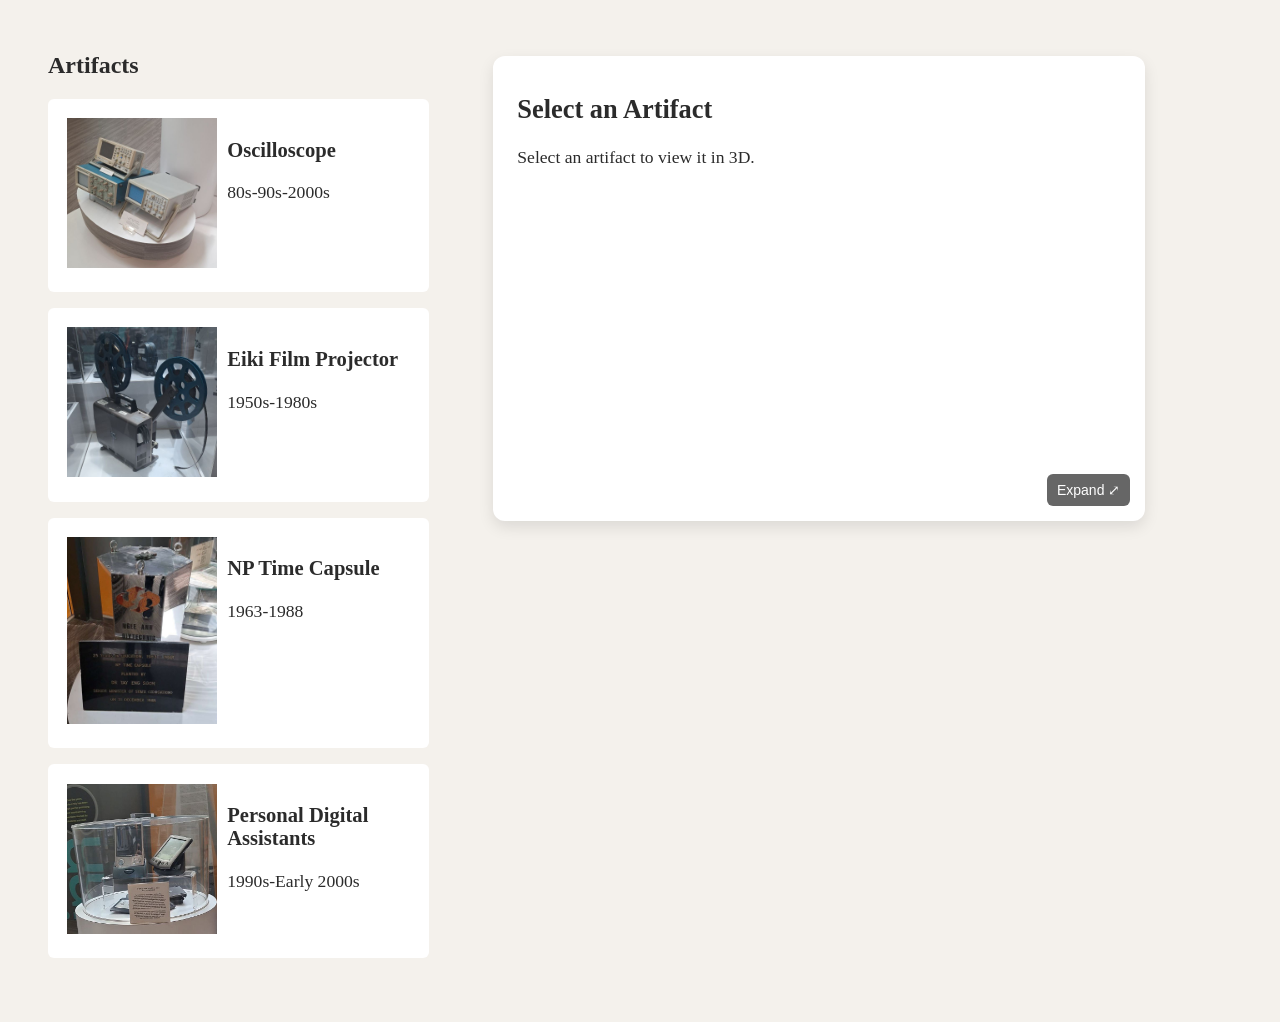
<file: index.html>
<!DOCTYPE html>
<html lang="en">
<head>
  <meta charset="UTF-8" />
  <meta name="viewport" content="width=device-width, initial-scale=1.0" />
  <title>Explore Heritage</title>

  <!-- Styles -->
  <link rel="stylesheet" href="styles.css" />
</head>
<body>
  <!--
  
  ================= NAVBAR =================
  <nav class="navbar">
    <div class="navbar-left">
      <img src="logo.png" alt="Heritage Logo" class="logo" />
      <span class="brand-name">NP Lens</span>
    </div>

    <ul class="navbar-right">
      <li><a href="#">HOME</a></li>
      <li><a href="#">TIMELINE</a></li>
      <li><a href="#">EXPLORE</a></li>
      <li><a href="#">STORIES</a></li>
      <li><a href="#">INTERACTIVE</a></li>
      <li><a href="#">MEMORY WALL</a></li>
      <li><a href="#"> > LOGIN / SIGN UP</a></li>
    </ul>
  </nav>

  ================= HEADER =================
  <header class="hero">
    <h1>Explore Heritage</h1>
    <p class="tagline">Discover our campus landmarks and historical artifacts</p>
  </header> -->

  <!-- ================= MAIN CONTENT ================= -->
  <main class="explorer">

    <!-- Artifact Selection -->
    <section class="artifact-list">
      <h2>Artifacts</h2>

      <div class="artifact-card"
           data-model="Oscilloscope.glb"
           data-name="Oscilloscope"
           data-year="80s-90s-2000s"
           data-desc="An oscilloscope is essentially a 'graphing machine' for electricity. While a standard multimeter tells you the voltage of a circuit with a single number, an oscilloscope draws a picture of that voltage over time. This allows students and engineers to see waveforms—the pulses, vibrations, and signals that make modern technology work.">
        
        <div class="artifact-initial">
            <div class="artifact-initial-left">
                <img src="oscilloscope.jpg" alt="Oscilloscope Image" class="artifact-image" />
            </div>
            <div class="artifact-initial-right">
                <h3>Oscilloscope</h3>
                <p>80s-90s-2000s</p>
            </div>
        </div>
      </div>

      <div class="artifact-card"
           data-model="EikiFilmProjector.glb"
           data-name="Eiki Film Projector"
           data-year="Developed in 1953"
           data-desc="This artifact is a portable 16mm film projector, a piece of technology that served as the primary medium for visual education in schools before the advent of VHS tapes and digital projectors. In a school setting, this machine would have been used to show everything from science documentaries and historical newsreels to safety training films. The projector was developed in 1953 in Osaka and was used to screen and review all films produced by Year 2 and 3 FSV students, since the first cohort. The advent of the digital format made this projector obsolete from 2000."> 
            <div class="artifact-initial">
                <div class="artifact-initial-left">
                    <img src="filmprojector.jpg" alt="Film Projector Image" class="artifact-image" />
                </div>
                <div class="artifact-initial-right">
                    <h3>Eiki Film Projector</h3>
                    <p>1950s-1980s</p>
                </div>
            </div>  
      </div>

      <div class="artifact-card"
           data-model="TimeCapsule.glb"
           data-name="NP Time Capsule"
           data-year="1963-1988"
           data-desc="The capsule was created during a major turning point for the school. By its 25th year in 1988, NP had grown from a small private college with only 116 students in 1963 to a major public institution with over 10,000 students across six academic departments. Dr. Tay Eng Soon noted that by the time the capsule was to be opened in 2013, the world would be 'drastically different,' specifically predicting the massive transformation that technology and computers would bring to the campus."> 
            <div class="artifact-initial">
                <div class="artifact-initial-left">
                    <img src="timecapsule.jpg" alt="Time Capsule Image" class="artifact-image" />
                </div>
                <div class="artifact-initial-right">
                    <h3>NP Time Capsule</h3>
                    <p>1963-1988</p>
                </div>
            </div>  
      </div>

      <div class="artifact-card"
           data-model="PersonalDigitalAssistants.glb"
           data-name="PDAs and Mobile App Development"
           data-year="1990s-early 2000s"
           data-desc="The devices featured, such as the Casio Cassiopeia and various Palm-style PDAs, were the first widely adopted 'pocket computers.' Very popular up to the early 2000s, PDAs (Personal Digital Assistant) served as portable electronic organisers. Responding to growing demand for software on these handheld computers, ICT launched the Diploma in IT course in 2002 to train students to develop applications on PDA platforms such as Palm, Psion and the CassioPea. Examples included two-way messaging, 2D games, and an Open House registration application on PDAs. Today, smartphones have far superior functionalities and interfaces. As part of ICT's mobile application development curriculum, we continue to impart these skills through the latest iOS, Android and Windows Mobile platforms."> 
            <div class="artifact-initial">
                <div class="artifact-initial-left">
                    <img src="personaldigitalassistants.jpg" alt="PDAs Image" class="artifact-image" />
                </div>
                <div class="artifact-initial-right">
                    <h3>Personal Digital Assistants</h3>
                    <p>1990s-Early 2000s</p>
                </div>
            </div>  
      </div>

    </section>

    <!-- Viewer + Info -->
    <section class="viewer-panel">
        <div class="card">
            <div class="artifact-info">
                <h2 id="artifact-name">Select an Artifact</h2>
                <h2 id="artifact-year"></h2>
                <p id="artifact-desc">Select an artifact to view it in 3D.</p>
            </div>
            
            <div class="artifact-viewer-wrapper">
              <div class="artifact-viewer" id="viewer"></div>
              <button class="expand-btn" id="expandBtn">Expand ⤢</button>
            </div>
        </div>
    </section>

  </main>

  <div class="modal hidden" id="viewerModal">
    <button class="close-btn" id="closeModal">✕</button>
    <div class="modal-viewer" id="modalViewer"></div>
  </div>

  <!-- ================= SCRIPT ================= -->
  <script type="module" src="script.js"></script>
</body>
</html>
</file>
<file: styles.css>
* {
  box-sizing: border-box;
}

body {
  margin: 0;
  font-family: 'Times New Roman', serif;
  background: #f4f1ec;
  color: #2b2b2b;
}
/*
NAVBAR
.navbar {
  display: flex;
  justify-content: space-between;
  padding: 1rem 2.5rem;
  background: white;
  color: black;
}

.navbar-right {
  display: flex;
  gap: 2rem;
  list-style: none;
}

.navbar a {
  color: grey;
  text-decoration: none;
}

 HERO
.hero {
  text-align: left;
  padding: 4rem 2rem 3rem;
  background-color: rgb(20, 32, 47);
  color: white;
}

.tagline {
  color: rgb(211, 211, 211);
}
.hero h1 {
  font-size: 3rem;
  margin-bottom: 0.5rem;
}*/

/* MAIN LAYOUT */
.explorer {
  display: grid;
  grid-template-columns: 1fr 2fr;
  gap: 2.5rem;
  padding: 2rem 3rem 3rem;
}

/* ARTIFACT CARDS */
.artifact-card {
  background: white;
  padding: 1.2rem;
  margin-bottom: 1rem;
  cursor: pointer;
  border-radius: 6px;
  transition: transform 0.2s ease, box-shadow 0.2s ease;
  font-size: 1.1rem;
}
 /*border-left: 4px solid #8b7a5e;*/

.artifact-initial {
  display: flex;
  gap: 10px;
}

.artifact-card:hover {
  transform: translateY(2px);
  box-shadow: 0 6px 18px rgba(0, 0, 0, 0.08);
} 

/* VIEWER */
.viewer-panel {
  max-width: 700px;
  padding: 1.5rem;
  border-radius: 8px;
  font-size: 1.1rem;
}
/*
#viewer {
  width: 100%;
  height: 320px;
  padding: 10px;
}*/

/* background: #e6e2db;
  border-radius: 6px;
  border: 1px solid #d2ccc3;
*/

.artifact-image {
  width: 150px;
  height: auto;  
}


.card {
  display: flex;
  flex-direction: column;
  background: #fff;
  border-radius: 12px;
  box-shadow: 0 6px 15px rgba(0,0,0,0.1);
  overflow: hidden;
}

.artifact-info {
  flex: 1;
  padding: 1rem 1.5rem;
}

/* Viewer wrapper */
.artifact-viewer-wrapper {
  position: relative;
  width: 100%;
  height: 320px;
  padding: 10px;
}

.artifact-viewer {
  width: 100%;
  height: 300px;
  position: relative;
  border-radius: 5px;
  overflow: hidden;
}

.artifact-viewer {
  opacity: 0;
  pointer-events: none;
  transition: opacity 0.3s ease;
}

.artifact-viewer.visible {
  opacity: 1;
  pointer-events: auto;
}

/* Expand button */
.expand-btn {
  position: absolute;
  bottom: 15px;
  right: 15px;
  background: rgba(0,0,0,0.6);
  color: white;
  border: none;
  padding: 8px 10px;
  cursor: pointer;
  border-radius: 6px;
  font-size: 14px;
}

/* Modal overlay */
.modal {
  position: fixed;
  inset: 0;
  background: rgba(0,0,0,0.85);
  display: flex;
  justify-content: center;
  align-items: center;
  z-index: 999;
}

.modal.hidden {
  display: none;
}

/* Modal viewer */
.modal-viewer {
  width: 100vw;
  height: 100vh;
  background: #111;
  overflow: hidden;
}

/* Close button */
.close-btn {
  position: absolute;
  top: 20px;
  right: 30px;
  font-size: 24px;
  background: none;
  background: rgba(0,0,0,0.6);
  color: white;
  font-weight: bold;
  border: none;
  cursor: pointer;
  border-radius: 6px;
}


/* RESPONSIVE */
@media (max-width: 900px) {
  .explorer {
    grid-template-columns: 1fr;
  }
}
</file>
